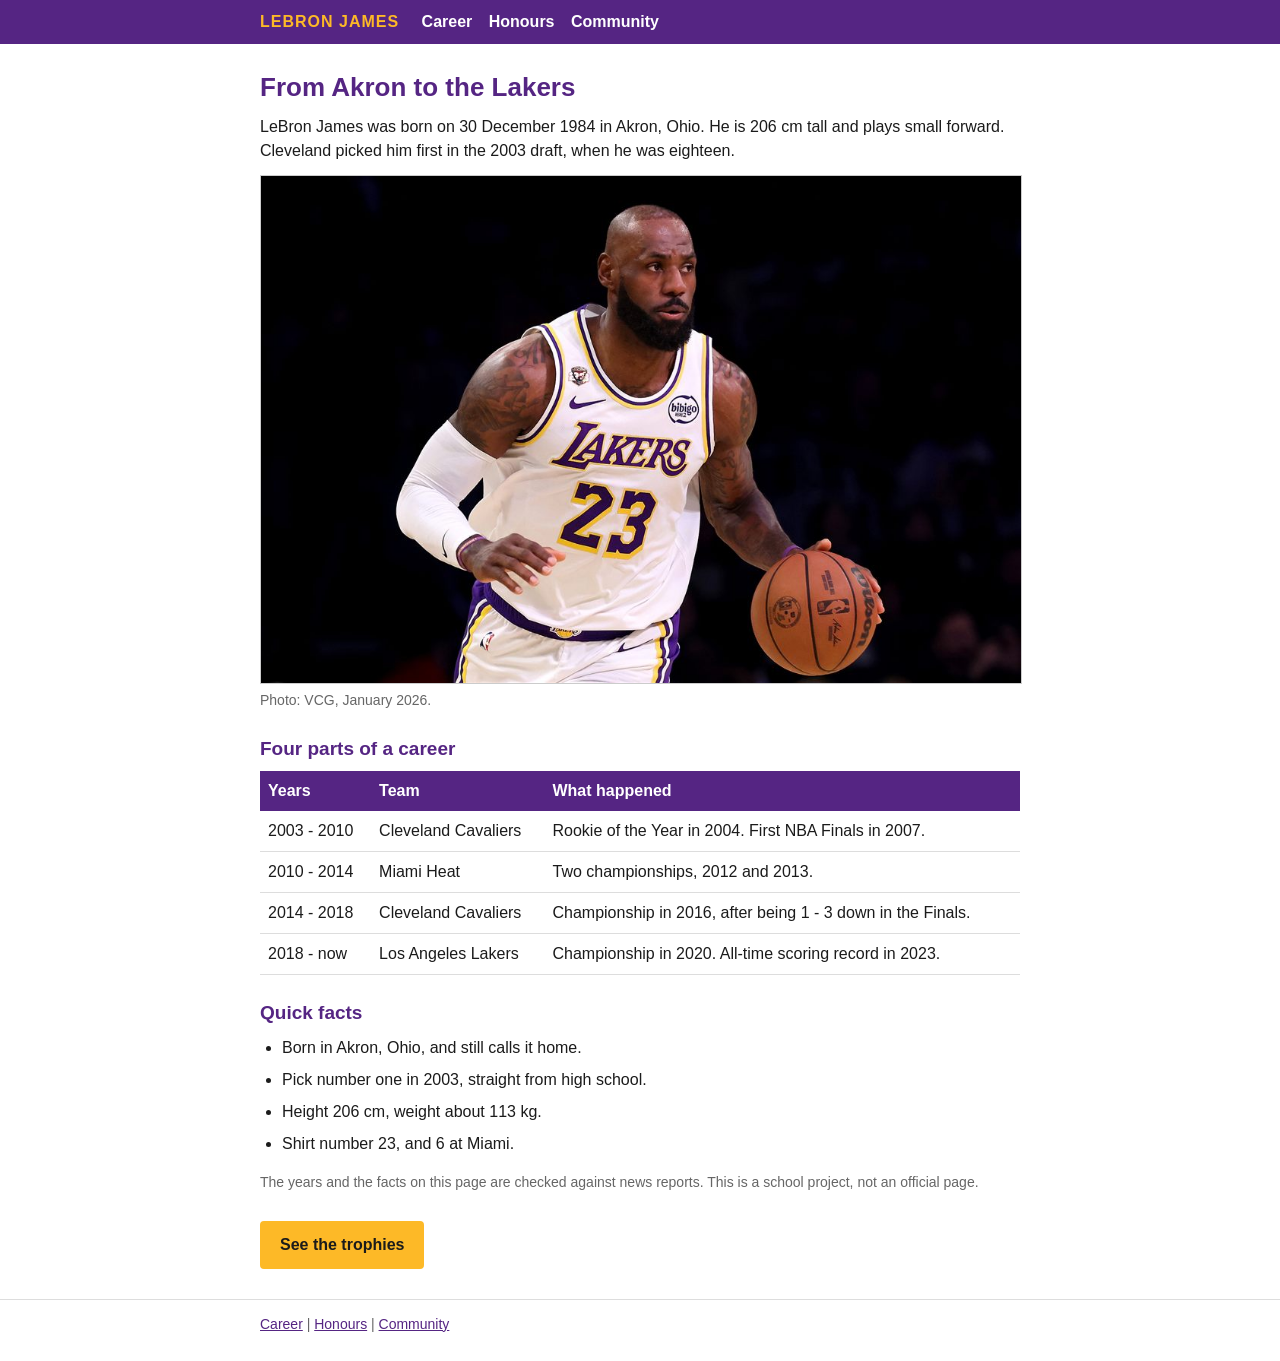
<file: index.html>
<!DOCTYPE html>
<html lang="en">
<head>
  <meta charset="utf-8">
  <meta name="viewport" content="width=device-width, initial-scale=1">

  <title>LeBron James - Career | From Akron to the Lakers</title>
  <meta name="description" content="LeBron James was born in Akron, Ohio in 1984 and was picked first in the 2003 draft. This page gives the four parts of his career and a table of his teams.">

  <link rel="stylesheet" href="style.css">
</head>

<body>

  <div class="top">
    <div class="page">
      <span class="logo">LEBRON JAMES</span>
      <a href="index.html">Career</a>
      <a href="honours.html">Honours</a>
      <a href="community.html">Community</a>
    </div>
  </div>

  <div class="page">

    <h1>From Akron to the Lakers</h1>
    <p>LeBron James was born on 30 December 1984 in Akron, Ohio. He is 206 cm tall and plays small forward. Cleveland picked him first in the 2003 draft, when he was eighteen.</p>

    <img src="images/career.jpg" alt="LeBron James dribbling the ball in a Lakers white shirt, number 23">
    <p class="note">Photo: VCG, January 2026.</p>

    <h2>Four parts of a career</h2>
    <table>
      <tr>
        <th>Years</th>
        <th>Team</th>
        <th>What happened</th>
      </tr>
      <tr>
        <td>2003 - 2010</td>
        <td>Cleveland Cavaliers</td>
        <td>Rookie of the Year in 2004. First NBA Finals in 2007.</td>
      </tr>
      <tr>
        <td>2010 - 2014</td>
        <td>Miami Heat</td>
        <td>Two championships, 2012 and 2013.</td>
      </tr>
      <tr>
        <td>2014 - 2018</td>
        <td>Cleveland Cavaliers</td>
        <td>Championship in 2016, after being 1 - 3 down in the Finals.</td>
      </tr>
      <tr>
        <td>2018 - now</td>
        <td>Los Angeles Lakers</td>
        <td>Championship in 2020. All-time scoring record in 2023.</td>
      </tr>
    </table>

    <h2>Quick facts</h2>
    <ul>
      <li>Born in Akron, Ohio, and still calls it home.</li>
      <li>Pick number one in 2003, straight from high school.</li>
      <li>Height 206 cm, weight about 113 kg.</li>
      <li>Shirt number 23, and 6 at Miami.</li>
    </ul>

    <p class="note">The years and the facts on this page are checked against news reports. This is a school project, not an official page.</p>

    <a class="button" href="honours.html">See the trophies</a>

  </div>

  <div class="footer">
    <div class="page">
      <p>
        <a href="index.html">Career</a> |
        <a href="honours.html">Honours</a> |
        <a href="community.html">Community</a>
      </p>
      
  </div>

</body>
</html>
</file>
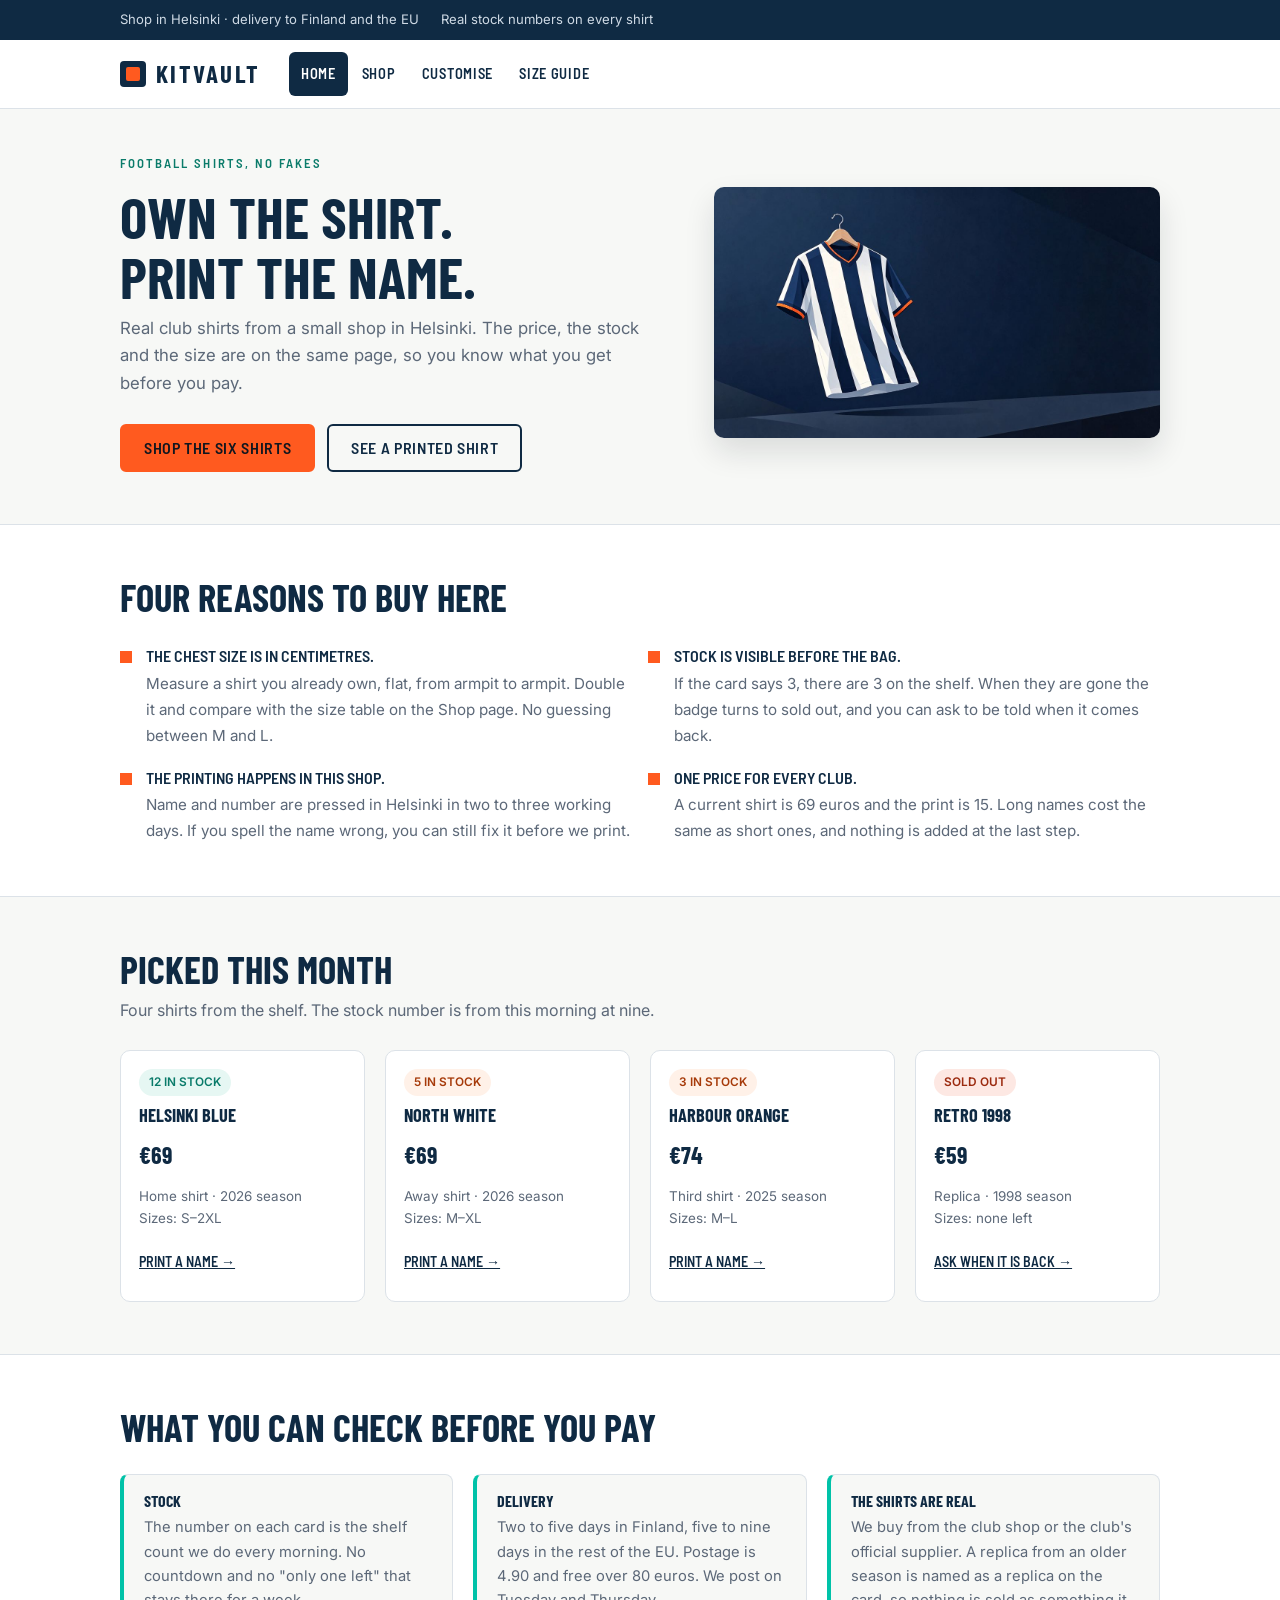
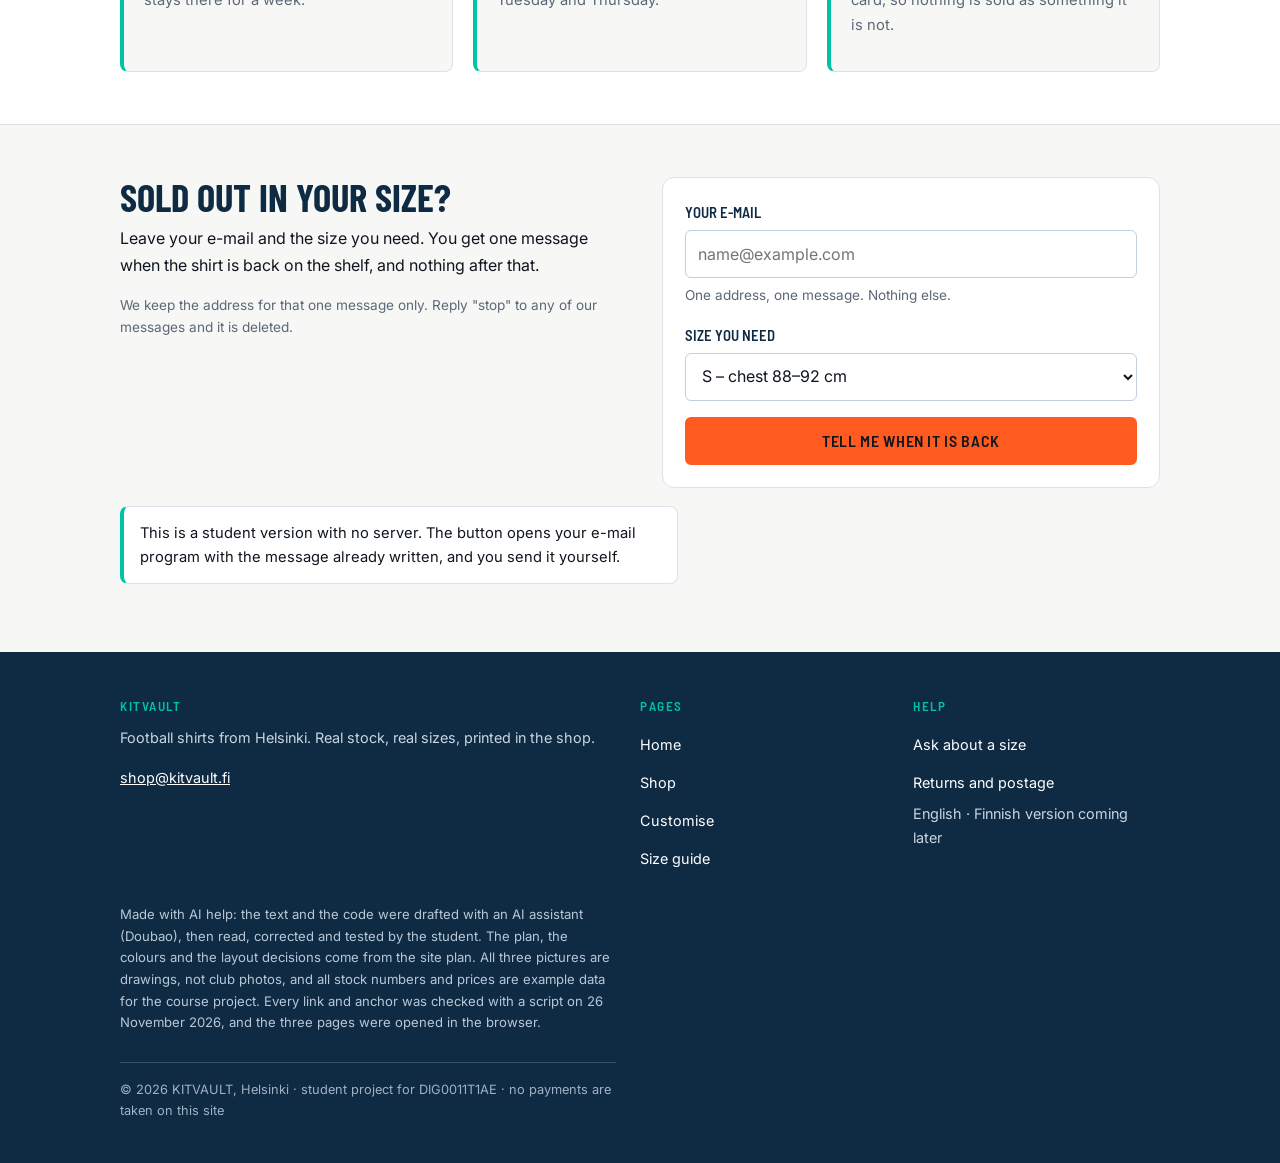
<file: 代码/index.html>
<!DOCTYPE html>
<html lang="en">
<head>
  <meta charset="utf-8">
  <meta name="viewport" content="width=device-width, initial-scale=1">

  <!-- The title is what shows in the browser tab and in search results. -->
  <title>KITVAULT | Real football shirts, printed in Helsinki</title>

  <!-- The description is the two lines under a search result. -->
  <meta name="description" content="KITVAULT sells real football shirts from Helsinki. Every card shows the price, the real stock number and the chest size in centimetres, and the name and number are printed on the back.">

  <!-- The fonts are imported at the top of style.css, so no font
       stylesheet here. These two lines only warm up the connection. -->
  <link rel="preconnect" href="https://fonts.googleapis.com">
  <link rel="preconnect" href="https://fonts.gstatic.com" crossorigin>

  <!-- All the styling lives in this one file. -->
  <link rel="stylesheet" href="style.css">
</head>

<body>
  <!-- Only seen when someone presses Tab instead of using a mouse. -->
  <a class="skip-link" href="#main">Skip to content</a>

  <div class="topbar">
    <div class="wrap">
      <span>Shop in Helsinki &#183; delivery to Finland and the EU</span>
      <span>Real stock numbers on every shirt</span>
    </div>
  </div>

  <!-- The header is the same on all three pages. Copy it, change
       only the aria-current part. -->
  <header class="site-header">
    <div class="wrap">
      <a class="brand" href="index.html">
        <span class="brand-mark" aria-hidden="true"></span>
        KITVAULT
      </a>

      <nav class="nav" aria-label="Main menu">
        <ul>
          <li><a href="index.html" aria-current="page">Home</a></li>
          <li><a href="shop.html">Shop</a></li>
          <li><a href="customise.html">Customise</a></li>
          <li><a href="shop.html#size-guide">Size guide</a></li>
        </ul>
      </nav>
    </div>
  </header>

  <main id="main">

    <!-- 1. The first screen: one headline, one sentence, two buttons. -->
    <section class="hero">
      <div class="wrap">
        <div class="hero-text">
          <p class="eyebrow">Football shirts, no fakes</p>
          <h1>Own the shirt.<br>Print the name.</h1>
          <p class="lede">Real club shirts from a small shop in Helsinki. The price, the stock and the size are on the same page, so you know what you get before you pay.</p>

          <div class="hero-actions">
            <a class="btn" href="shop.html">Shop the six shirts</a>
            <a class="btn btn--ghost" href="customise.html">See a printed shirt</a>
          </div>
        </div>

        <div class="hero-media">
          <img src="images/hero-shirt.jpg" width="1200" height="675"
               alt="A navy and white striped football shirt hanging on a wooden hanger">
        </div>
      </div>
    </section>

    <!-- 2. Four reasons to buy here, not a page of adjectives. -->
    <section class="section section--light">
      <div class="wrap">
        <div class="section-head">
          <h2>Four reasons to buy here</h2>
        </div>

        <ul class="reasons">
          <li>
            <strong>The chest size is in centimetres.</strong>
            <span>Measure a shirt you already own, flat, from armpit to armpit. Double it and compare with the size table on the Shop page. No guessing between M and L.</span>
          </li>
          <li>
            <strong>Stock is visible before the bag.</strong>
            <span>If the card says 3, there are 3 on the shelf. When they are gone the badge turns to sold out, and you can ask to be told when it comes back.</span>
          </li>
          <li>
            <strong>The printing happens in this shop.</strong>
            <span>Name and number are pressed in Helsinki in two to three working days. If you spell the name wrong, you can still fix it before we print.</span>
          </li>
          <li>
            <strong>One price for every club.</strong>
            <span>A current shirt is 69 euros and the print is 15. Long names cost the same as short ones, and nothing is added at the last step.</span>
          </li>
        </ul>
      </div>
    </section>

    <!-- 3. Four shirts. Each link goes to the same page, where the order starts. -->
    <section class="section">
      <div class="wrap">
        <div class="section-head">
          <h2>Picked this month</h2>
          <p>Four shirts from the shelf. The stock number is from this morning at nine.</p>
        </div>

        <ul class="cards">
          <li class="card">
            <span class="badge">12 in stock</span>
            <h3>Helsinki Blue</h3>
            <p class="price">&euro;69</p>
            <p class="meta">Home shirt &#183; 2026 season<br>Sizes: S&#8211;2XL</p>
            <a class="card-link" href="customise.html">Print a name &rarr;</a>
          </li>

          <li class="card">
            <span class="badge badge--low">5 in stock</span>
            <h3>North White</h3>
            <p class="price">&euro;69</p>
            <p class="meta">Away shirt &#183; 2026 season<br>Sizes: M&#8211;XL</p>
            <a class="card-link" href="customise.html">Print a name &rarr;</a>
          </li>

          <li class="card">
            <span class="badge badge--low">3 in stock</span>
            <h3>Harbour Orange</h3>
            <p class="price">&euro;74</p>
            <p class="meta">Third shirt &#183; 2025 season<br>Sizes: M&#8211;L</p>
            <a class="card-link" href="customise.html">Print a name &rarr;</a>
          </li>

          <li class="card">
            <span class="badge badge--out">Sold out</span>
            <h3>Retro 1998</h3>
            <p class="price">&euro;59</p>
            <p class="meta">Replica &#183; 1998 season<br>Sizes: none left</p>
            <a class="card-link" href="#back-in-stock">Ask when it is back &rarr;</a>
          </li>
        </ul>
      </div>
    </section>

    <!-- 4. The three questions people write e-mails about. -->
    <section class="section section--light">
      <div class="wrap">
        <div class="section-head">
          <h2>What you can check before you pay</h2>
        </div>

        <ul class="facts">
          <li>
            <h3>Stock</h3>
            <p>The number on each card is the shelf count we do every morning. No countdown and no "only one left" that stays there for a week.</p>
          </li>
          <li>
            <h3>Delivery</h3>
            <p>Two to five days in Finland, five to nine days in the rest of the EU. Postage is 4.90 and free over 80 euros. We post on Tuesday and Thursday.</p>
          </li>
          <li>
            <h3>The shirts are real</h3>
            <p>We buy from the club shop or the club's official supplier. A replica from an older season is named as a replica on the card, so nothing is sold as something it is not.</p>
          </li>
        </ul>
      </div>
    </section>

    <!-- 5. The form for a size that is gone. -->
    <section class="section" id="back-in-stock">
      <div class="wrap form-split">
        <div>
          <h2>Sold out in your size?</h2>
          <p>Leave your e-mail and the size you need. You get one message when the shirt is back on the shelf, and nothing after that.</p>
          <p class="hint">We keep the address for that one message only. Reply "stop" to any of our messages and it is deleted.</p>
        </div>

        <!-- action="mailto:" means the button opens the e-mail app with the
             message ready. There is no server behind this page yet. -->
        <form class="form" action="mailto:shop@kitvault.fi?subject=Tell%20me%20when%20it%20is%20back" method="post" enctype="text/plain">
          <div class="field field--full">
            <label for="email">Your e-mail</label>
            <input type="email" id="email" name="email" required placeholder="name@example.com">
            <p class="hint">One address, one message. Nothing else.</p>
          </div>

          <div class="field field--full">
            <label for="size">Size you need</label>
            <select id="size" name="size">
              <option>S &#8211; chest 88&#8211;92 cm</option>
              <option>M &#8211; chest 96&#8211;100 cm</option>
              <option>L &#8211; chest 104&#8211;108 cm</option>
              <option>XL &#8211; chest 112&#8211;116 cm</option>
              <option>2XL &#8211; chest 120&#8211;124 cm</option>
            </select>
          </div>

          <div class="field field--full">
            <button class="btn" type="submit">Tell me when it is back</button>
          </div>
        </form>
      </div>

      <div class="wrap">
        <p class="notice">This is a student version with no server. The button opens your e-mail program with the message already written, and you send it yourself.</p>
      </div>
    </section>

  </main>

  <footer class="site-footer">
    <div class="wrap">
      <div class="footer-grid">
        <div>
          <p class="footer-title">KITVAULT</p>
          <p>Football shirts from Helsinki. Real stock, real sizes, printed in the shop.</p>
          <p><a href="mailto:shop@kitvault.fi">shop@kitvault.fi</a></p>
        </div>

        <div>
          <p class="footer-title">Pages</p>
          <ul class="footer-links">
            <li><a href="index.html">Home</a></li>
            <li><a href="shop.html">Shop</a></li>
            <li><a href="customise.html">Customise</a></li>
            <li><a href="shop.html#size-guide">Size guide</a></li>
          </ul>
        </div>

        <div>
          <p class="footer-title">Help</p>
          <ul class="footer-links">
            <li><a href="mailto:shop@kitvault.fi?subject=Size%20question">Ask about a size</a></li>
            <li><a href="mailto:shop@kitvault.fi?subject=Return%20or%20postage">Returns and postage</a></li>
            <li>English &#183; Finnish version coming later</li>
          </ul>
        </div>
      </div>

      <p class="made">Made with AI help: the text and the code were drafted with an AI assistant (Doubao), then read, corrected and tested by the student. The plan, the colours and the layout decisions come from the site plan. All three pictures are drawings, not club photos, and all stock numbers and prices are example data for the course project. Every link and anchor was checked with a script on 26 November 2026, and the three pages were opened in the browser.</p>

      <p class="copyright">&copy; 2026 KITVAULT, Helsinki &#183; student project for DIG0011T1AE &#183; no payments are taken on this site</p>
    </div>
  </footer>
</body>
</html>
</content>
</file>
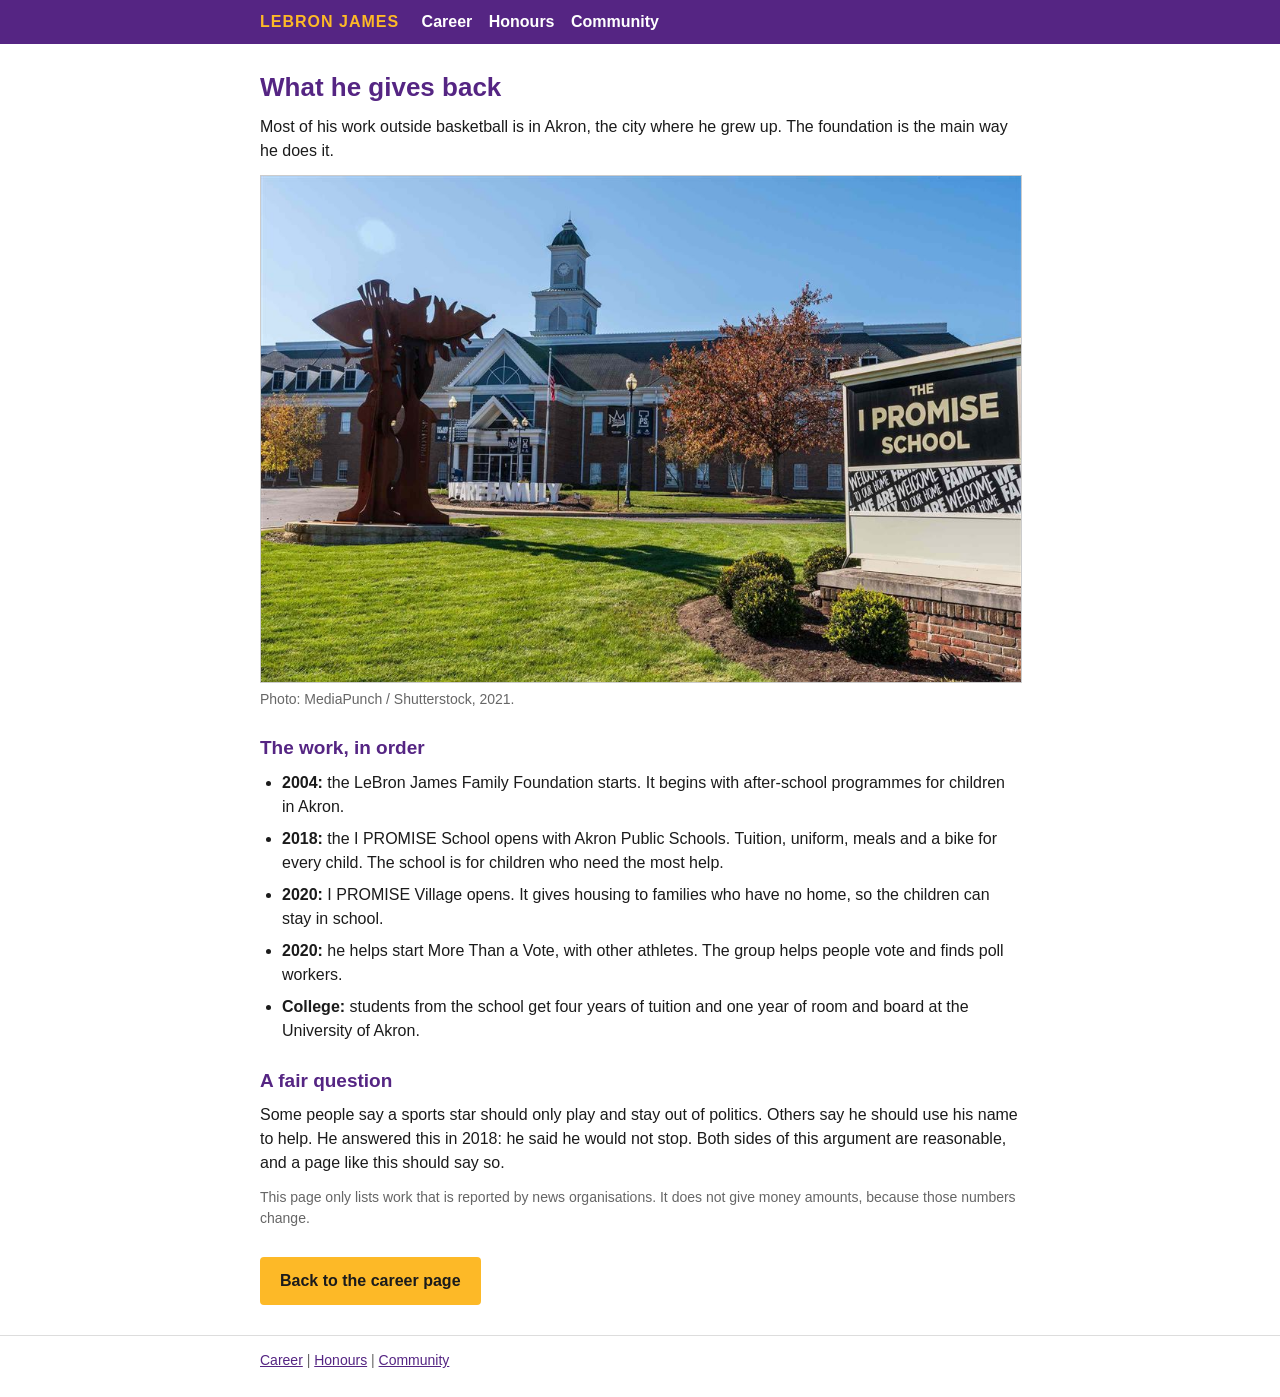
<file: community.html>
<!DOCTYPE html>
<html lang="en">
<head>
  <meta charset="utf-8">
  <meta name="viewport" content="width=device-width, initial-scale=1">

  <title>LeBron James - Community | School, Housing and Votes</title>
  <meta name="description" content="The LeBron James Family Foundation opened the I PROMISE School in Akron in 2018. This page lists the school, the housing and the vote work, with the years.">

  <link rel="stylesheet" href="style.css">
</head>

<body>

  <div class="top">
    <div class="page">
      <span class="logo">LEBRON JAMES</span>
      <a href="index.html">Career</a>
      <a href="honours.html">Honours</a>
      <a href="community.html">Community</a>
    </div>
  </div>

  <div class="page">

    <h1>What he gives back</h1>
    <p>Most of his work outside basketball is in Akron, the city where he grew up. The foundation is the main way he does it.</p>

    <img src="images/school.jpg" alt="The I PROMISE School building in Akron, Ohio, with its sign in front">
    <p class="note">Photo: MediaPunch / Shutterstock, 2021.</p>

    <h2>The work, in order</h2>
    <ul>
      <li><strong>2004:</strong> the LeBron James Family Foundation starts. It begins with after-school programmes for children in Akron.</li>
      <li><strong>2018:</strong> the I PROMISE School opens with Akron Public Schools. Tuition, uniform, meals and a bike for every child. The school is for children who need the most help.</li>
      <li><strong>2020:</strong> I PROMISE Village opens. It gives housing to families who have no home, so the children can stay in school.</li>
      <li><strong>2020:</strong> he helps start More Than a Vote, with other athletes. The group helps people vote and finds poll workers.</li>
      <li><strong>College:</strong> students from the school get four years of tuition and one year of room and board at the University of Akron.</li>
    </ul>

    <h2>A fair question</h2>
    <p>Some people say a sports star should only play and stay out of politics. Others say he should use his name to help. He answered this in 2018: he said he would not stop. Both sides of this argument are reasonable, and a page like this should say so.</p>

    <p class="note">This page only lists work that is reported by news organisations. It does not give money amounts, because those numbers change.</p>

    <a class="button" href="index.html">Back to the career page</a>

  </div>

  <div class="footer">
    <div class="page">
      <p>
        <a href="index.html">Career</a> |
        <a href="honours.html">Honours</a> |
        <a href="community.html">Community</a>
      </p>
     
  </div>

</body>
</html>
</file>
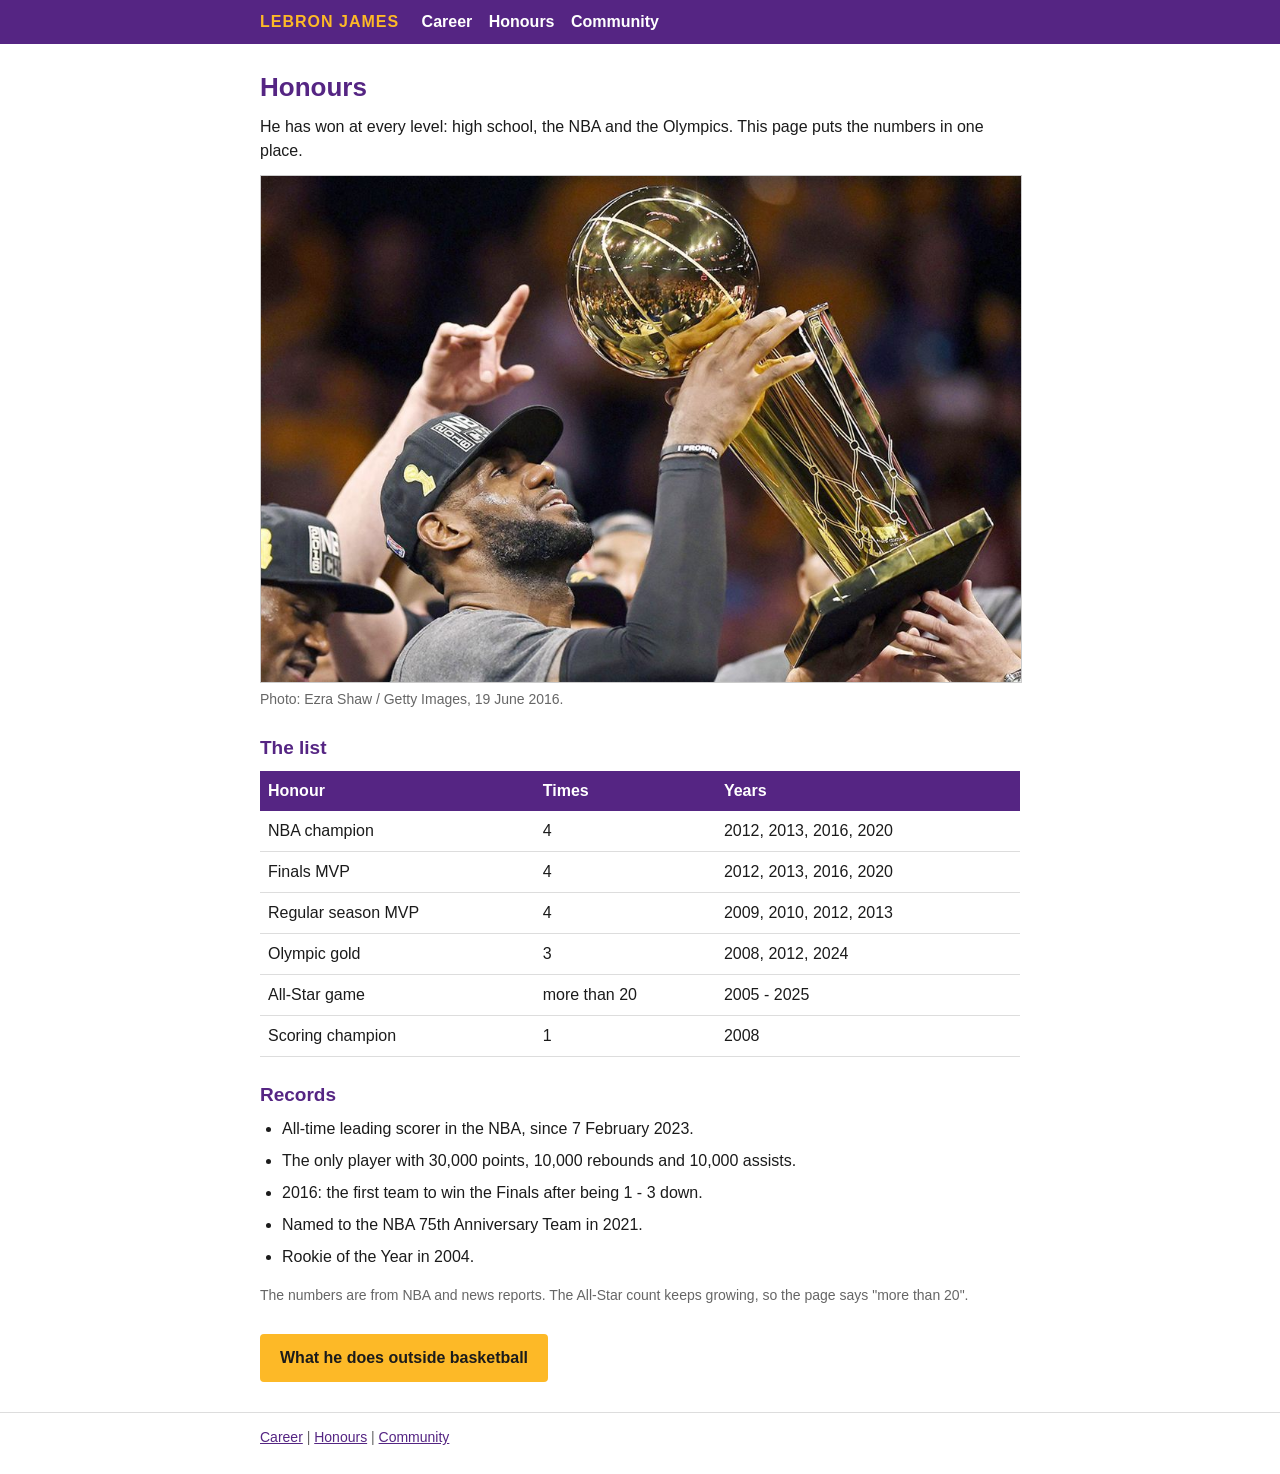
<file: honours.html>
<!DOCTYPE html>
<html lang="en">
<head>
  <meta charset="utf-8">
  <meta name="viewport" content="width=device-width, initial-scale=1">

  <title>LeBron James - Honours | Four Titles and Four MVPs</title>
  <meta name="description" content="Four NBA championships, four Finals MVPs, four regular season MVPs and three Olympic gold medals. The table lists every honour and every year.">

  <link rel="stylesheet" href="style.css">
</head>

<body>

  <div class="top">
    <div class="page">
      <span class="logo">LEBRON JAMES</span>
      <a href="index.html">Career</a>
      <a href="honours.html">Honours</a>
      <a href="community.html">Community</a>
    </div>
  </div>

  <div class="page">

    <h1>Honours</h1>
    <p>He has won at every level: high school, the NBA and the Olympics. This page puts the numbers in one place.</p>

    <img src="images/trophy.jpg" alt="LeBron James holding the Larry O'Brien trophy after the 2016 Finals">
    <p class="note">Photo: Ezra Shaw / Getty Images, 19 June 2016.</p>

    <h2>The list</h2>
    <table>
      <tr>
        <th>Honour</th>
        <th>Times</th>
        <th>Years</th>
      </tr>
      <tr>
        <td>NBA champion</td>
        <td>4</td>
        <td>2012, 2013, 2016, 2020</td>
      </tr>
      <tr>
        <td>Finals MVP</td>
        <td>4</td>
        <td>2012, 2013, 2016, 2020</td>
      </tr>
      <tr>
        <td>Regular season MVP</td>
        <td>4</td>
        <td>2009, 2010, 2012, 2013</td>
      </tr>
      <tr>
        <td>Olympic gold</td>
        <td>3</td>
        <td>2008, 2012, 2024</td>
      </tr>
      <tr>
        <td>All-Star game</td>
        <td>more than 20</td>
        <td>2005 - 2025</td>
      </tr>
      <tr>
        <td>Scoring champion</td>
        <td>1</td>
        <td>2008</td>
      </tr>
    </table>

    <h2>Records</h2>
    <ul>
      <li>All-time leading scorer in the NBA, since 7 February 2023.</li>
      <li>The only player with 30,000 points, 10,000 rebounds and 10,000 assists.</li>
      <li>2016: the first team to win the Finals after being 1 - 3 down.</li>
      <li>Named to the NBA 75th Anniversary Team in 2021.</li>
      <li>Rookie of the Year in 2004.</li>
    </ul>

    <p class="note">The numbers are from NBA and news reports. The All-Star count keeps growing, so the page says "more than 20".</p>

    <a class="button" href="community.html">What he does outside basketball</a>

  </div>

  <div class="footer">
    <div class="page">
      <p>
        <a href="index.html">Career</a> |
        <a href="honours.html">Honours</a> |
        <a href="community.html">Community</a>
      </p>
      
    </div>
  </div>

</body>
</html>
</file>
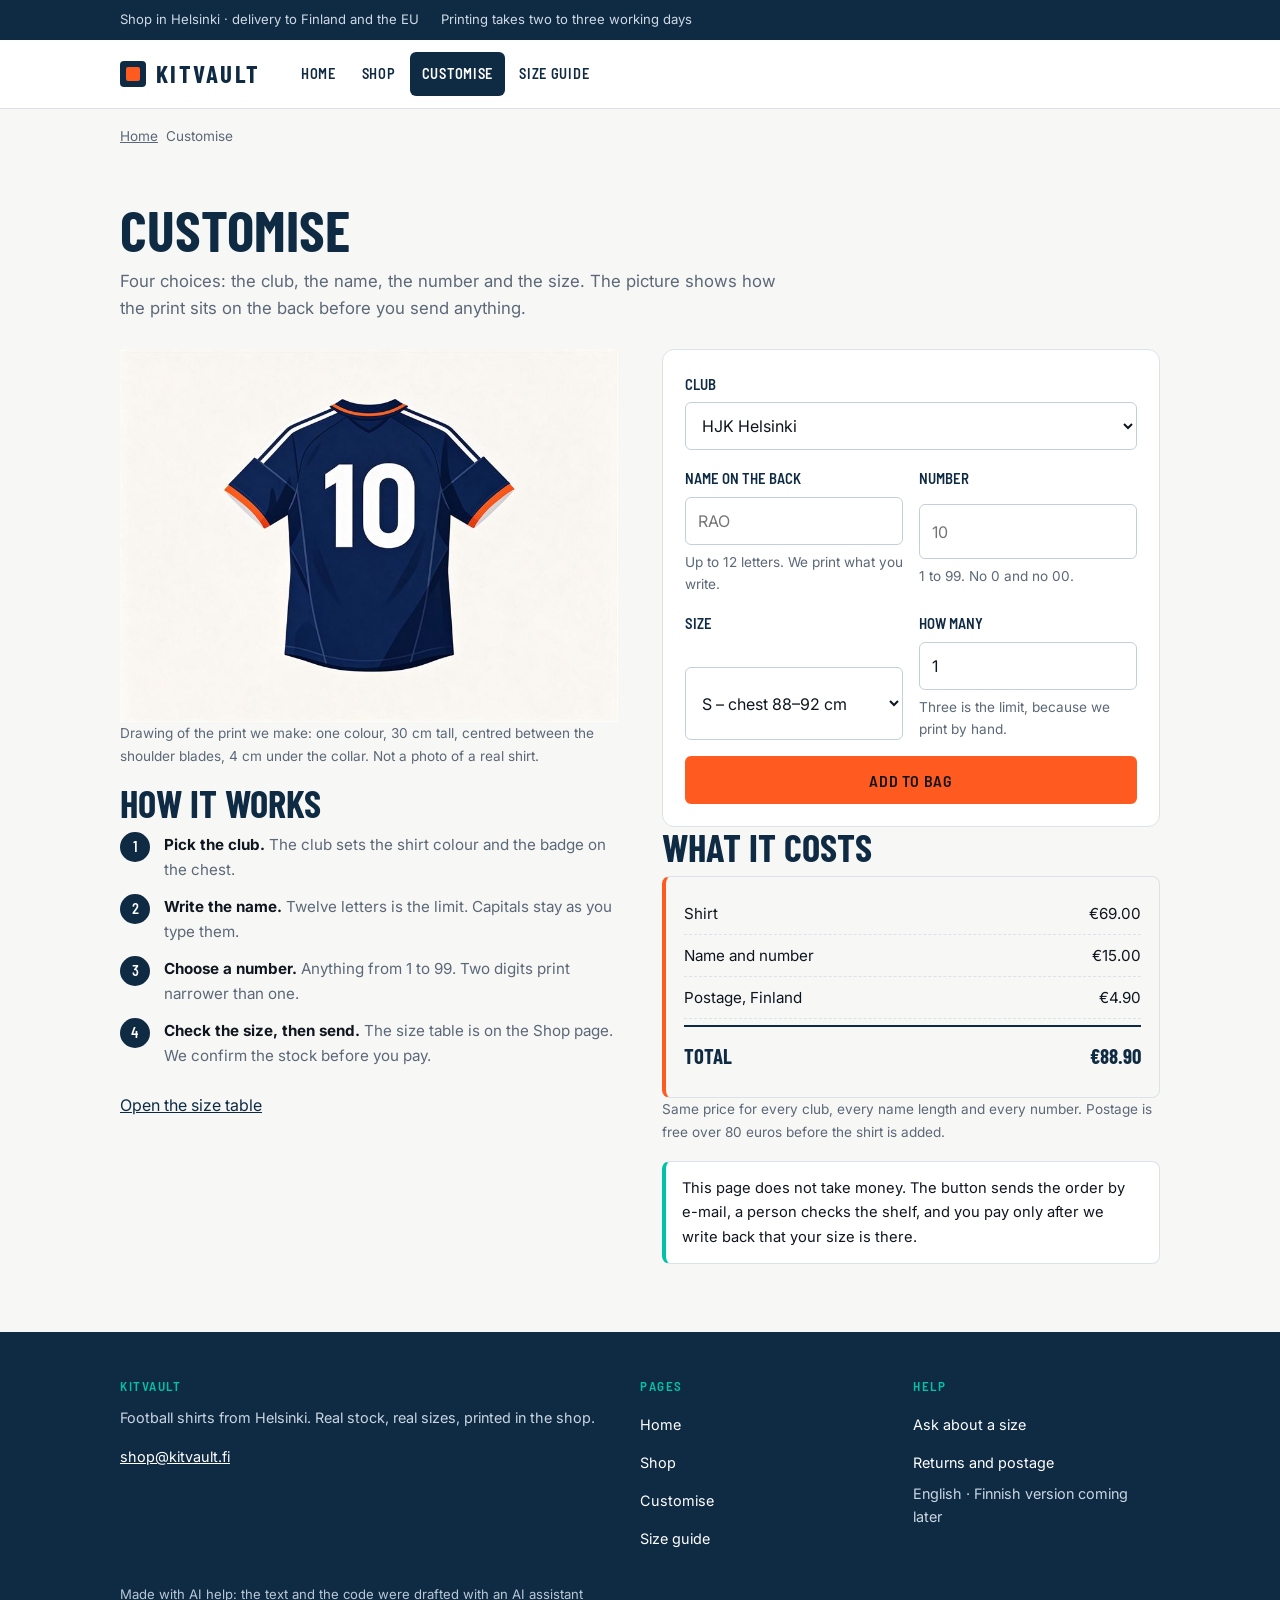
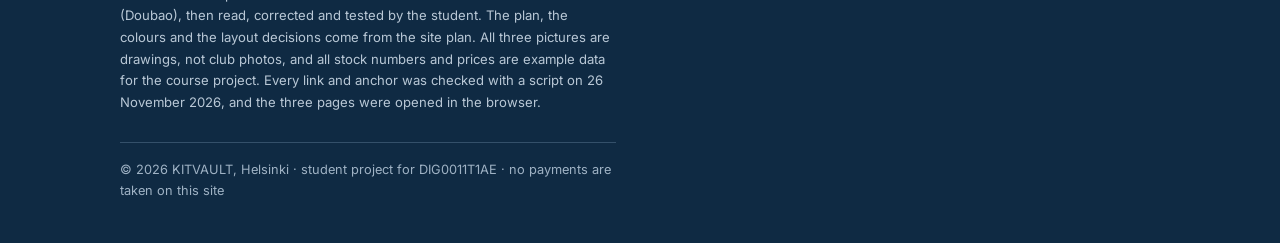
<file: 代码/customise.html>
<!DOCTYPE html>
<html lang="en">
<head>
  <meta charset="utf-8">
  <meta name="viewport" content="width=device-width, initial-scale=1">

  <title>Customise a shirt: name and number | KITVAULT</title>

  <meta name="description" content="Choose a club, write a name of up to twelve letters, pick a number from 1 to 99 and a size from S to 2XL. See how the print looks on the back before you order.">

  <!-- The fonts live in style.css. These two lines only save a round trip. -->
  <link rel="preconnect" href="https://fonts.googleapis.com">
  <link rel="preconnect" href="https://fonts.gstatic.com" crossorigin>

  <link rel="stylesheet" href="style.css">
</head>

<body>
  <a class="skip-link" href="#main">Skip to content</a>

  <div class="topbar">
    <div class="wrap">
      <span>Shop in Helsinki &#183; delivery to Finland and the EU</span>
      <span>Printing takes two to three working days</span>
    </div>
  </div>

  <header class="site-header">
    <div class="wrap">
      <a class="brand" href="index.html">
        <span class="brand-mark" aria-hidden="true"></span>
        KITVAULT
      </a>

      <nav class="nav" aria-label="Main menu">
        <ul>
          <li><a href="index.html">Home</a></li>
          <li><a href="shop.html">Shop</a></li>
          <li><a href="customise.html" aria-current="page">Customise</a></li>
          <li><a href="shop.html#size-guide">Size guide</a></li>
        </ul>
      </nav>
    </div>
  </header>

  <main id="main">
    <div class="wrap">
      <nav class="breadcrumb" aria-label="You are here">
        <ul>
          <li><a href="index.html">Home</a></li>
          <li aria-current="page">Customise</li>
        </ul>
      </nav>
    </div>

    <section class="section">
      <div class="wrap">
        <div class="section-head">
          <h1>Customise</h1>
          <p class="lede">Four choices: the club, the name, the number and the size. The picture shows how the print sits on the back before you send anything.</p>
        </div>
      </div>

      <div class="wrap split">

        <!-- Left: the picture and the steps. -->
        <div>
          <img src="images/back-number.jpg" width="800" height="600"
               alt="Back of a navy football shirt with a large white number 10 printed in the middle">

          <p class="hint">Drawing of the print we make: one colour, 30 cm tall, centred between the shoulder blades, 4 cm under the collar. Not a photo of a real shirt.</p>

          <h2>How it works</h2>

          <ol class="steps">
            <li><span class="num">1</span><strong>Pick the club.</strong> The club sets the shirt colour and the badge on the chest.</li>
            <li><span class="num">2</span><strong>Write the name.</strong> Twelve letters is the limit. Capitals stay as you type them.</li>
            <li><span class="num">3</span><strong>Choose a number.</strong> Anything from 1 to 99. Two digits print narrower than one.</li>
            <li><span class="num">4</span><strong>Check the size, then send.</strong> The size table is on the Shop page. We confirm the stock before you pay.</li>
          </ol>

          <p><a href="shop.html#size-guide">Open the size table</a></p>
        </div>

        <!-- Right: the order form. -->
        <div>
          <!-- action="mailto:" again: no server, the button opens the
               e-mail app with the order ready to send. -->
          <form class="form" action="mailto:shop@kitvault.fi?subject=New%20shirt%20order" method="post" enctype="text/plain">
            <div class="field field--full">
              <label for="club">Club</label>
              <select id="club" name="club">
                <option>HJK Helsinki</option>
                <option>FC Inter Turku</option>
                <option>KuPS</option>
                <option>Haka</option>
                <option>Honka</option>
                <option>No club, plain shirt</option>
              </select>
            </div>

            <div class="field">
              <label for="name">Name on the back</label>
              <input type="text" id="name" name="name" maxlength="12" required placeholder="RAO">
              <p class="hint">Up to 12 letters. We print what you write.</p>
            </div>

            <div class="field">
              <label for="number">Number</label>
              <input type="number" id="number" name="number" min="1" max="99" required placeholder="10">
              <p class="hint">1 to 99. No 0 and no 00.</p>
            </div>

            <div class="field">
              <label for="shirt-size">Size</label>
              <select id="shirt-size" name="size">
                <option>S &#8211; chest 88&#8211;92 cm</option>
                <option>M &#8211; chest 96&#8211;100 cm</option>
                <option>L &#8211; chest 104&#8211;108 cm</option>
                <option>XL &#8211; chest 112&#8211;116 cm</option>
                <option>2XL &#8211; chest 120&#8211;124 cm</option>
              </select>
            </div>

            <div class="field">
              <label for="quantity">How many</label>
              <input type="number" id="quantity" name="quantity" min="1" max="3" value="1">
              <p class="hint">Three is the limit, because we print by hand.</p>
            </div>

            <div class="field field--full">
              <button class="btn" type="submit">Add to bag</button>
            </div>
          </form>

          <h2>What it costs</h2>

          <div class="price-box">
            <p class="price-row"><span>Shirt</span><span>&euro;69.00</span></p>
            <p class="price-row"><span>Name and number</span><span>&euro;15.00</span></p>
            <p class="price-row"><span>Postage, Finland</span><span>&euro;4.90</span></p>
            <p class="price-row price-row--total"><span>Total</span><span>&euro;88.90</span></p>
          </div>

          <p class="hint">Same price for every club, every name length and every number. Postage is free over 80 euros before the shirt is added.</p>

          <p class="notice">This page does not take money. The button sends the order by e-mail, a person checks the shelf, and you pay only after we write back that your size is there.</p>
        </div>
      </div>
    </section>
  </main>

  <footer class="site-footer">
    <div class="wrap">
      <div class="footer-grid">
        <div>
          <p class="footer-title">KITVAULT</p>
          <p>Football shirts from Helsinki. Real stock, real sizes, printed in the shop.</p>
          <p><a href="mailto:shop@kitvault.fi">shop@kitvault.fi</a></p>
        </div>

        <div>
          <p class="footer-title">Pages</p>
          <ul class="footer-links">
            <li><a href="index.html">Home</a></li>
            <li><a href="shop.html">Shop</a></li>
            <li><a href="customise.html">Customise</a></li>
            <li><a href="shop.html#size-guide">Size guide</a></li>
          </ul>
        </div>

        <div>
          <p class="footer-title">Help</p>
          <ul class="footer-links">
            <li><a href="mailto:shop@kitvault.fi?subject=Size%20question">Ask about a size</a></li>
            <li><a href="mailto:shop@kitvault.fi?subject=Return%20or%20postage">Returns and postage</a></li>
            <li>English &#183; Finnish version coming later</li>
          </ul>
        </div>
      </div>

      <p class="made">Made with AI help: the text and the code were drafted with an AI assistant (Doubao), then read, corrected and tested by the student. The plan, the colours and the layout decisions come from the site plan. All three pictures are drawings, not club photos, and all stock numbers and prices are example data for the course project. Every link and anchor was checked with a script on 26 November 2026, and the three pages were opened in the browser.</p>

      <p class="copyright">&copy; 2026 KITVAULT, Helsinki &#183; student project for DIG0011T1AE &#183; no payments are taken on this site</p>
    </div>
  </footer>
</body>
</html>
</content>
</file>
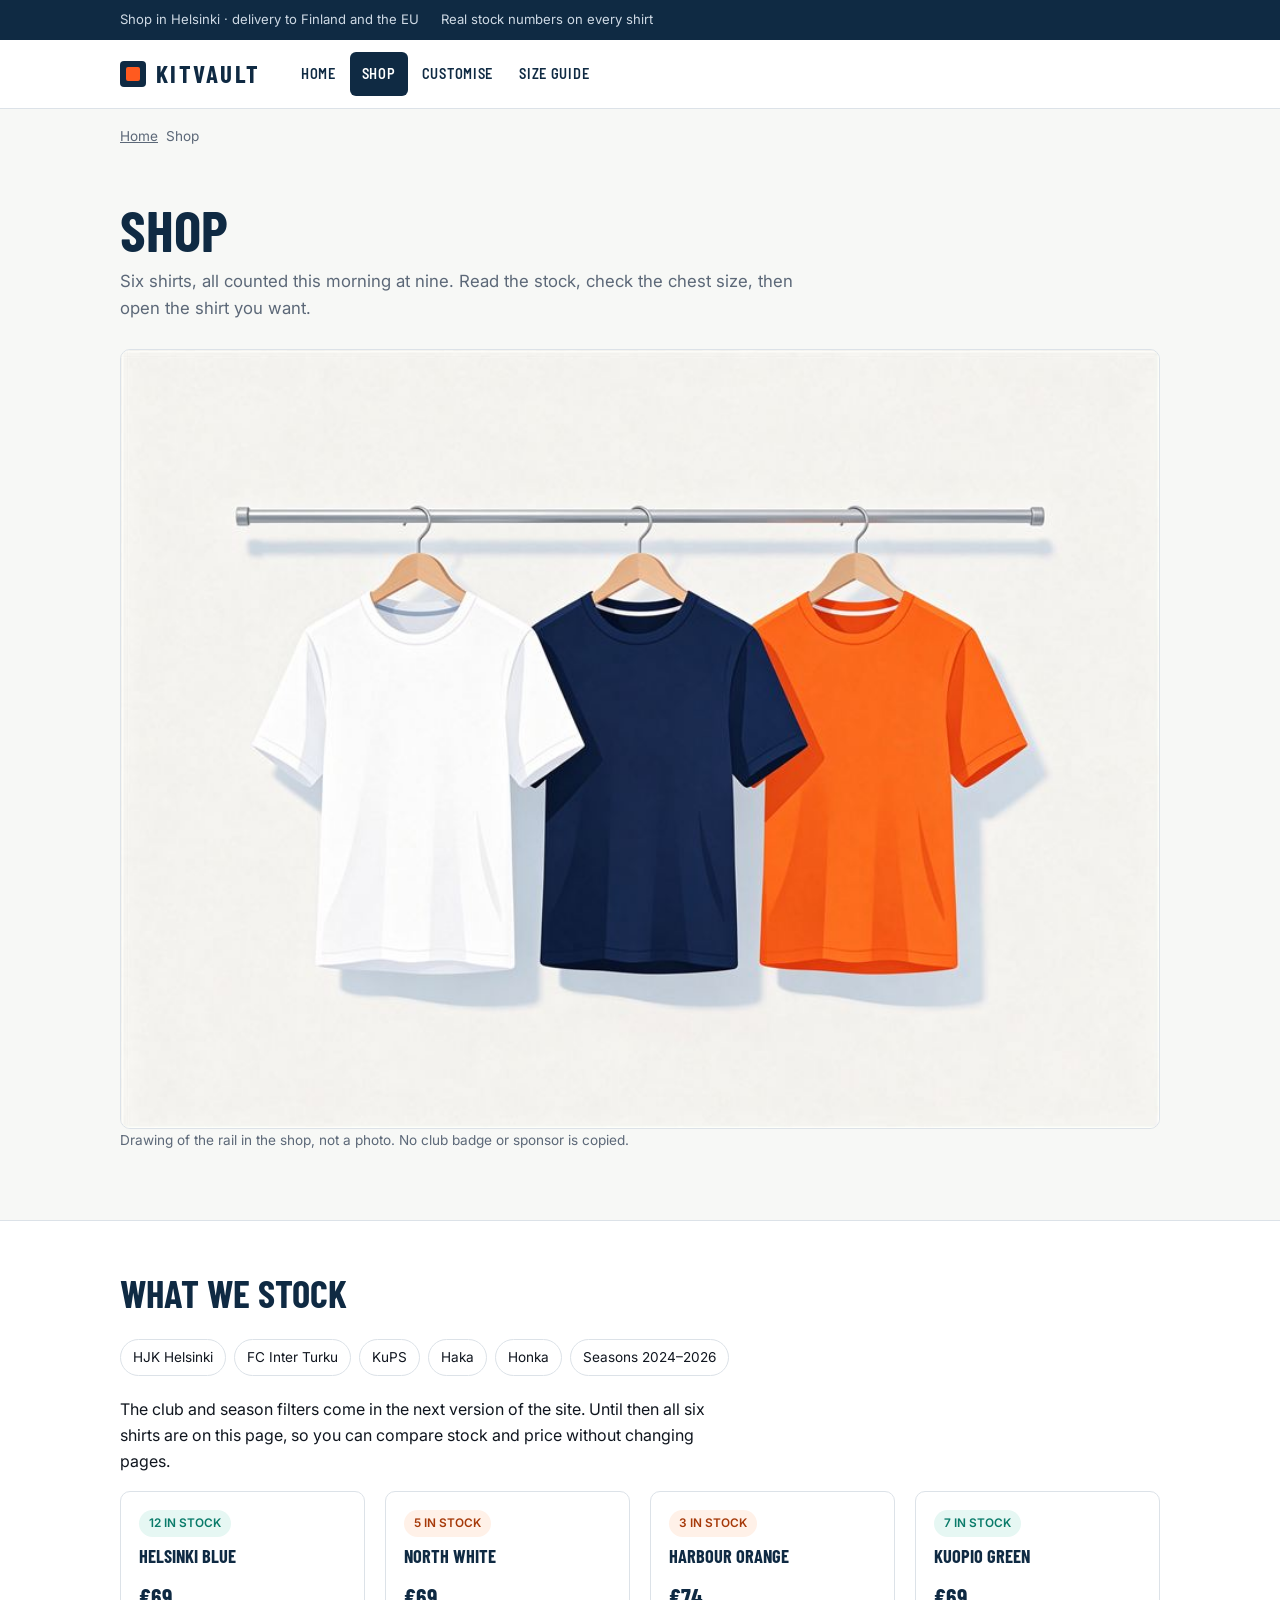
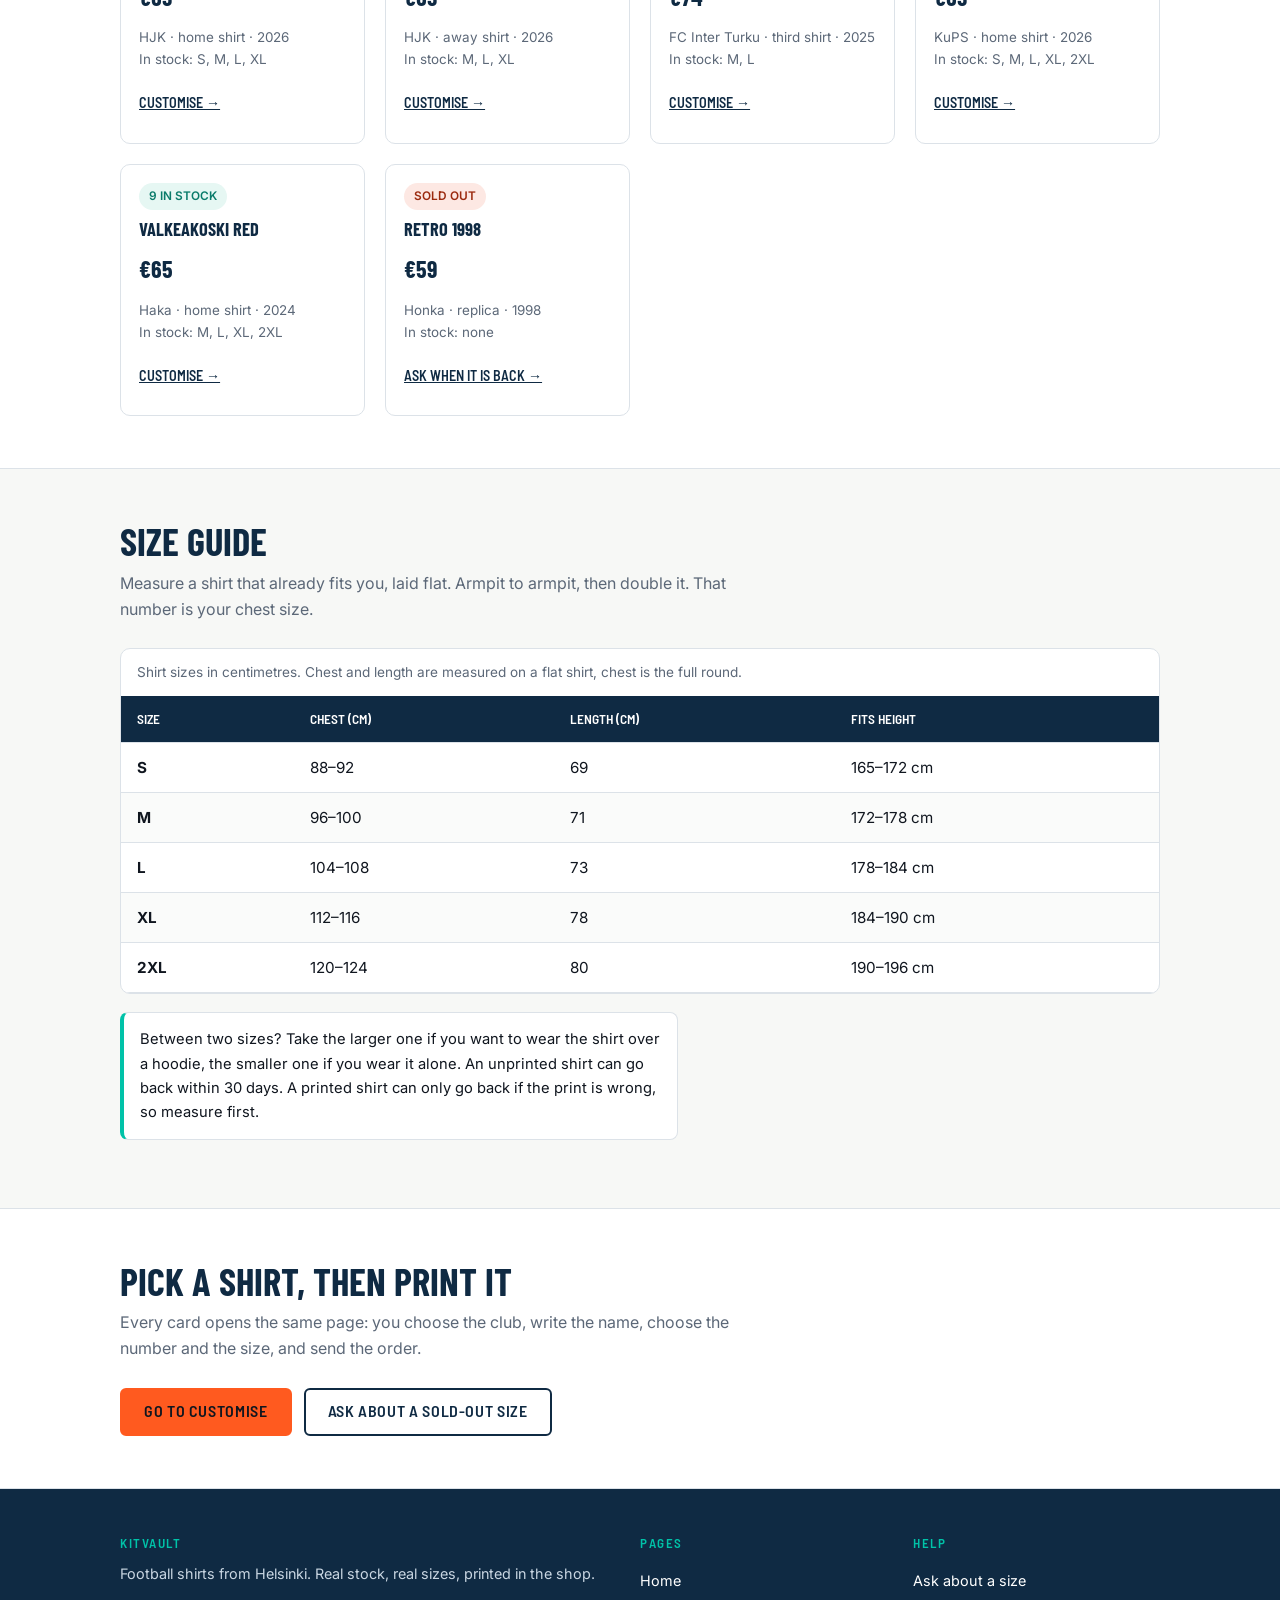
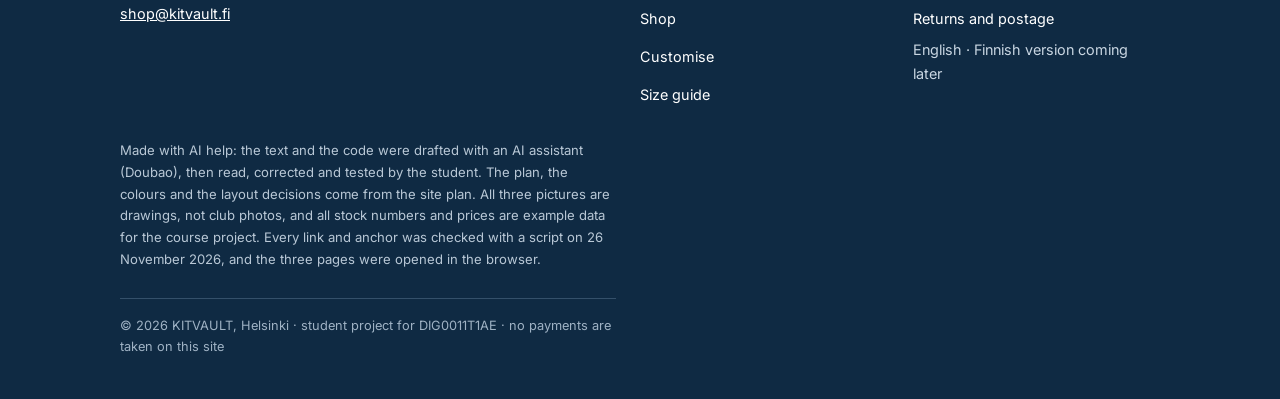
<file: 代码/shop.html>
<!DOCTYPE html>
<html lang="en">
<head>
  <meta charset="utf-8">
  <meta name="viewport" content="width=device-width, initial-scale=1">

  <title>Shop football shirts | KITVAULT Helsinki</title>

  <meta name="description" content="Six real football shirts with the stock number, the sizes and the price on every card, plus a chest size table in centimetres. Pick a shirt, then print a name on the back.">

  <!-- The fonts live in style.css. These two lines only save a round trip. -->
  <link rel="preconnect" href="https://fonts.googleapis.com">
  <link rel="preconnect" href="https://fonts.gstatic.com" crossorigin>

  <link rel="stylesheet" href="style.css">
</head>

<body>
  <a class="skip-link" href="#main">Skip to content</a>

  <div class="topbar">
    <div class="wrap">
      <span>Shop in Helsinki &#183; delivery to Finland and the EU</span>
      <span>Real stock numbers on every shirt</span>
    </div>
  </div>

  <header class="site-header">
    <div class="wrap">
      <a class="brand" href="index.html">
        <span class="brand-mark" aria-hidden="true"></span>
        KITVAULT
      </a>

      <nav class="nav" aria-label="Main menu">
        <ul>
          <li><a href="index.html">Home</a></li>
          <li><a href="shop.html" aria-current="page">Shop</a></li>
          <li><a href="customise.html">Customise</a></li>
          <li><a href="shop.html#size-guide">Size guide</a></li>
        </ul>
      </nav>
    </div>
  </header>

  <main id="main">
    <div class="wrap">
      <nav class="breadcrumb" aria-label="You are here">
        <ul>
          <li><a href="index.html">Home</a></li>
          <li aria-current="page">Shop</li>
        </ul>
      </nav>
    </div>

    <section class="section">
      <div class="wrap">
        <div class="section-head">
          <h1>Shop</h1>
          <p class="lede">Six shirts, all counted this morning at nine. Read the stock, check the chest size, then open the shirt you want.</p>
        </div>

        <img class="banner-img" src="images/shop-rail.jpg" width="900" height="675"
             alt="Three football shirts on a rail in the shop: white, navy and orange">

        <p class="hint">Drawing of the rail in the shop, not a photo. No club badge or sponsor is copied.</p>
      </div>
    </section>

    <section class="section section--light">
      <div class="wrap">
        <div class="section-head">
          <h2>What we stock</h2>
        </div>

        <ul class="chips">
          <li>HJK Helsinki</li>
          <li>FC Inter Turku</li>
          <li>KuPS</li>
          <li>Haka</li>
          <li>Honka</li>
          <li>Seasons 2024&#8211;2026</li>
        </ul>

        <p>The club and season filters come in the next version of the site. Until then all six shirts are on this page, so you can compare stock and price without changing pages.</p>

        <ul class="cards">
          <li class="card">
            <span class="badge">12 in stock</span>
            <h3>Helsinki Blue</h3>
            <p class="price">&euro;69</p>
            <p class="meta">HJK &#183; home shirt &#183; 2026<br>In stock: S, M, L, XL</p>
            <a class="card-link" href="customise.html">Customise &rarr;</a>
          </li>

          <li class="card">
            <span class="badge badge--low">5 in stock</span>
            <h3>North White</h3>
            <p class="price">&euro;69</p>
            <p class="meta">HJK &#183; away shirt &#183; 2026<br>In stock: M, L, XL</p>
            <a class="card-link" href="customise.html">Customise &rarr;</a>
          </li>

          <li class="card">
            <span class="badge badge--low">3 in stock</span>
            <h3>Harbour Orange</h3>
            <p class="price">&euro;74</p>
            <p class="meta">FC Inter Turku &#183; third shirt &#183; 2025<br>In stock: M, L</p>
            <a class="card-link" href="customise.html">Customise &rarr;</a>
          </li>

          <li class="card">
            <span class="badge">7 in stock</span>
            <h3>Kuopio Green</h3>
            <p class="price">&euro;69</p>
            <p class="meta">KuPS &#183; home shirt &#183; 2026<br>In stock: S, M, L, XL, 2XL</p>
            <a class="card-link" href="customise.html">Customise &rarr;</a>
          </li>

          <li class="card">
            <span class="badge">9 in stock</span>
            <h3>Valkeakoski Red</h3>
            <p class="price">&euro;65</p>
            <p class="meta">Haka &#183; home shirt &#183; 2024<br>In stock: M, L, XL, 2XL</p>
            <a class="card-link" href="customise.html">Customise &rarr;</a>
          </li>

          <li class="card">
            <span class="badge badge--out">Sold out</span>
            <h3>Retro 1998</h3>
            <p class="price">&euro;59</p>
            <p class="meta">Honka &#183; replica &#183; 1998<br>In stock: none</p>
            <a class="card-link" href="index.html#back-in-stock">Ask when it is back &rarr;</a>
          </li>
        </ul>
      </div>
    </section>

    <!-- The size table. #size-guide is the anchor the menu links to. -->
    <section class="section" id="size-guide">
      <div class="wrap">
        <div class="section-head">
          <h2>Size guide</h2>
          <p>Measure a shirt that already fits you, laid flat. Armpit to armpit, then double it. That number is your chest size.</p>
        </div>

        <div class="table-wrap">
          <table>
            <caption>Shirt sizes in centimetres. Chest and length are measured on a flat shirt, chest is the full round.</caption>
            <thead>
              <tr>
                <th scope="col">Size</th>
                <th scope="col">Chest (cm)</th>
                <th scope="col">Length (cm)</th>
                <th scope="col">Fits height</th>
              </tr>
            </thead>
            <tbody>
              <tr>
                <th scope="row">S</th>
                <td>88&#8211;92</td>
                <td>69</td>
                <td>165&#8211;172 cm</td>
              </tr>
              <tr>
                <th scope="row">M</th>
                <td>96&#8211;100</td>
                <td>71</td>
                <td>172&#8211;178 cm</td>
              </tr>
              <tr>
                <th scope="row">L</th>
                <td>104&#8211;108</td>
                <td>73</td>
                <td>178&#8211;184 cm</td>
              </tr>
              <tr>
                <th scope="row">XL</th>
                <td>112&#8211;116</td>
                <td>78</td>
                <td>184&#8211;190 cm</td>
              </tr>
              <tr>
                <th scope="row">2XL</th>
                <td>120&#8211;124</td>
                <td>80</td>
                <td>190&#8211;196 cm</td>
              </tr>
            </tbody>
          </table>
        </div>

        <p class="notice">Between two sizes? Take the larger one if you want to wear the shirt over a hoodie, the smaller one if you wear it alone. An unprinted shirt can go back within 30 days. A printed shirt can only go back if the print is wrong, so measure first.</p>
      </div>
    </section>

    <section class="section section--light">
      <div class="wrap">
        <div class="section-head">
          <h2>Pick a shirt, then print it</h2>
          <p>Every card opens the same page: you choose the club, write the name, choose the number and the size, and send the order.</p>
        </div>

        <div class="hero-actions">
          <a class="btn" href="customise.html">Go to Customise</a>
          <a class="btn btn--ghost" href="index.html#back-in-stock">Ask about a sold-out size</a>
        </div>
      </div>
    </section>
  </main>

  <footer class="site-footer">
    <div class="wrap">
      <div class="footer-grid">
        <div>
          <p class="footer-title">KITVAULT</p>
          <p>Football shirts from Helsinki. Real stock, real sizes, printed in the shop.</p>
          <p><a href="mailto:shop@kitvault.fi">shop@kitvault.fi</a></p>
        </div>

        <div>
          <p class="footer-title">Pages</p>
          <ul class="footer-links">
            <li><a href="index.html">Home</a></li>
            <li><a href="shop.html">Shop</a></li>
            <li><a href="customise.html">Customise</a></li>
            <li><a href="shop.html#size-guide">Size guide</a></li>
          </ul>
        </div>

        <div>
          <p class="footer-title">Help</p>
          <ul class="footer-links">
            <li><a href="mailto:shop@kitvault.fi?subject=Size%20question">Ask about a size</a></li>
            <li><a href="mailto:shop@kitvault.fi?subject=Return%20or%20postage">Returns and postage</a></li>
            <li>English &#183; Finnish version coming later</li>
          </ul>
        </div>
      </div>

      <p class="made">Made with AI help: the text and the code were drafted with an AI assistant (Doubao), then read, corrected and tested by the student. The plan, the colours and the layout decisions come from the site plan. All three pictures are drawings, not club photos, and all stock numbers and prices are example data for the course project. Every link and anchor was checked with a script on 26 November 2026, and the three pages were opened in the browser.</p>

      <p class="copyright">&copy; 2026 KITVAULT, Helsinki &#183; student project for DIG0011T1AE &#183; no payments are taken on this site</p>
    </div>
  </footer>
</body>
</html>
</content>
</file>
<file: style.css>
/* style.css - all the styling for the three pages is in this file.
   Colours: purple #552583, gold #fdb927, dark text #1b1b1b, grey #666666. */

body {
  margin: 0;
  background-color: #ffffff;
  color: #1b1b1b;
  font-family: Arial, Helvetica, sans-serif;
  font-size: 16px;
  line-height: 1.5;
}

/* The box that keeps the text in the middle. */
.page {
  width: 760px;
  max-width: 100%;
  margin-left: auto;
  margin-right: auto;
  padding-left: 16px;
  padding-right: 16px;
}

/* The purple bar at the top of every page. */
.top {
  background-color: #552583;
  padding-top: 10px;
  padding-bottom: 10px;
}

.logo {
  display: inline-block;
  margin-right: 18px;
  color: #fdb927;
  font-weight: bold;
  letter-spacing: 1px;
}

.top a {
  margin-right: 12px;
  color: #ffffff;
  text-decoration: none;
  font-weight: bold;
}

.top a:hover {
  color: #fdb927;
}

h1 {
  margin-top: 24px;
  margin-bottom: 8px;
  color: #552583;
  font-size: 26px;
}

h2 {
  margin-top: 24px;
  margin-bottom: 8px;
  color: #552583;
  font-size: 19px;
}

p {
  margin-top: 0;
  margin-bottom: 12px;
}

/* The picture on every page. */
img {
  display: block;
  max-width: 100%;
  margin-top: 12px;
  margin-bottom: 6px;
  border: 1px solid #cccccc;
}

/* The table. */
table {
  width: 100%;
  border-collapse: collapse;
  margin-top: 8px;
}

th {
  padding: 8px;
  background-color: #552583;
  color: #ffffff;
  text-align: left;
}

td {
  padding: 8px;
  border-bottom: 1px solid #dddddd;
}

/* The lists. */
ul, ol {
  margin-top: 8px;
  padding-left: 22px;
}

li {
  margin-bottom: 8px;
}

/* The button. */
.button {
  display: inline-block;
  margin-top: 16px;
  padding: 10px 18px;
  background-color: #fdb927;
  color: #1b1b1b;
  text-decoration: none;
  font-weight: bold;
  border: 2px solid #fdb927;
  border-radius: 4px;
}

.button:hover {
  background-color: #ffffff;
  color: #552583;
  border-color: #552583;
}

/* Small grey text: photo credits and notes. */
.note {
  color: #666666;
  font-size: 14px;
}

/* The footer. */
.footer {
  margin-top: 30px;
  padding-top: 14px;
  padding-bottom: 14px;
  border-top: 1px solid #dddddd;
  color: #666666;
  font-size: 14px;
}

.footer a {
  color: #552583;
}

/* On a small screen the logo goes on its own line. */
@media (max-width: 620px) {

  .logo {
    display: block;
    margin-bottom: 6px;
  }

  h1 {
    font-size: 22px;
  }

  table {
    font-size: 13px;
  }
}
</file>
<file: 代码/style.css>
/* KITVAULT - all the styling for the three pages.
   The colours are written out where they are used:
   navy #0f2a43, teal #00c2a8, orange #ff5a1f,
   paper #f7f8f6, ink #10161f, grey #5c6878, line #dce2e8. */

@import url("https://fonts.googleapis.com/css2?family=Barlow+Condensed:wght@600;700&family=Barlow+Semi+Condensed:wght@600&family=Inter:wght@400;500;600&display=swap");


/* 1. Basics ------------------------------------------------ */
* {
  box-sizing: border-box;
}

body {
  margin: 0;
  background: #f7f8f6;
  color: #10161f;
  font-family: "Inter", Arial, sans-serif;
  font-size: 16px;
  line-height: 1.65;
}

img {
  display: block;
  max-width: 100%;
  height: auto;
}

a {
  color: #0f2a43;
}

h1, h2, h3 {
  margin: 0 0 8px;
  color: #0f2a43;
  font-family: "Barlow Condensed", "Arial Narrow", Arial, sans-serif;
  text-transform: uppercase;
  line-height: 1.05;
}

h1 { font-size: 2.4rem; }
h2 { font-size: 1.8rem; }
h3 { font-size: 1.15rem; }

p {
  margin: 0 0 16px;
  max-width: 62ch;
}

ul, ol {
  margin: 0 0 16px;
  padding-left: 20px;
}

li {
  margin-bottom: 6px;
}

.hint {
  font-size: 0.85rem;
  color: #5c6878;
}


/* 2. Header and menu --------------------------------------- */
.wrap {
  max-width: 1080px;
  margin: 0 auto;
  padding: 0 20px;
}

/* Set away to the left until someone presses Tab. */
.skip-link {
  position: absolute;
  left: -9999px;
  top: 0;
  padding: 12px 18px;
  background: #0f2a43;
  color: #ffffff;
  text-decoration: none;
}

.skip-link:focus {
  left: 12px;
  top: 12px;
}

.topbar {
  background: #0f2a43;
  color: #cfdae5;
  font-size: 0.82rem;
}

.topbar .wrap {
  display: flex;
  flex-wrap: wrap;
  gap: 6px 22px;
  padding-top: 9px;
  padding-bottom: 9px;
}

.site-header {
  position: sticky;
  top: 0;
  background: #ffffff;
  border-bottom: 1px solid #dce2e8;
}

.site-header .wrap {
  display: flex;
  flex-wrap: wrap;
  align-items: center;
  gap: 10px 28px;
  padding-top: 12px;
  padding-bottom: 12px;
}

.brand {
  display: flex;
  align-items: center;
  gap: 10px;
  color: #0f2a43;
  text-decoration: none;
  font-family: "Barlow Condensed", Arial, sans-serif;
  font-size: 1.55rem;
  font-weight: 700;
  letter-spacing: 0.1em;
  text-transform: uppercase;
}

/* The small square, like the label inside a collar. */
.brand-mark {
  position: relative;
  width: 26px;
  height: 26px;
  background: #0f2a43;
  border-radius: 4px;
}

.brand-mark::after {
  content: "";
  position: absolute;
  top: 6px;
  right: 6px;
  bottom: 6px;
  left: 6px;
  background: #ff5a1f;
  border-radius: 2px;
}

.nav {
  flex: 1 1 260px;
}

.nav ul {
  display: flex;
  flex-wrap: wrap;
  gap: 2px;
  margin: 0;
  padding: 0;
  list-style: none;
}

.nav li {
  margin: 0;
}

.nav a {
  display: flex;
  align-items: center;
  min-height: 44px;
  padding: 0 12px;
  color: #0f2a43;
  text-decoration: none;
  font-family: "Barlow Semi Condensed", Arial, sans-serif;
  font-weight: 600;
  font-size: 0.9rem;
  letter-spacing: 0.05em;
  text-transform: uppercase;
}

.nav a:hover {
  background: #f7f8f6;
  border-radius: 6px;
}

/* The page you are looking at gets the navy box. */
.nav a[aria-current="page"] {
  background: #0f2a43;
  color: #ffffff;
  border-radius: 6px;
}

.breadcrumb {
  padding-top: 16px;
  font-size: 0.85rem;
}

.breadcrumb ul {
  display: flex;
  flex-wrap: wrap;
  gap: 8px;
  margin: 0;
  padding: 0;
  list-style: none;
}

.breadcrumb li {
  margin: 0;
  color: #5c6878;
}

.breadcrumb a {
  color: #5c6878;
}


/* 3. Buttons -----------------------------------------------
   A link can look like a button, and a real button can use
   the same class. Both are 48px high so a thumb can hit it. */
.btn {
  display: flex;
  align-items: center;
  justify-content: center;
  min-height: 48px;
  padding: 0 22px;
  border: 2px solid #ff5a1f;
  border-radius: 6px;
  background: #ff5a1f;
  color: #10161f;
  font-family: "Barlow Semi Condensed", Arial, sans-serif;
  font-weight: 600;
  font-size: 1rem;
  letter-spacing: 0.04em;
  text-transform: uppercase;
  text-decoration: none;
  cursor: pointer;
}

.btn:hover {
  background: #e8480c;
  border-color: #e8480c;
  transform: translateY(-2px);
  box-shadow: 0 8px 18px rgba(255, 90, 31, 0.28);
}

.btn:active {
  transform: translateY(1px);
  box-shadow: none;
}

.btn--ghost {
  background: transparent;
  border-color: #0f2a43;
  color: #0f2a43;
}

.btn--ghost:hover {
  background: #0f2a43;
  border-color: #0f2a43;
  color: #ffffff;
  box-shadow: 0 8px 18px rgba(15, 42, 67, 0.22);
}

/* A visible ring for keyboard users. */
a:focus,
button:focus,
input:focus,
select:focus {
  outline: 3px solid #00c2a8;
  outline-offset: 2px;
}


/* 4. The first screen -------------------------------------- */
.hero {
  padding: 44px 0 52px;
}

.hero .wrap {
  display: grid;
  gap: 32px;
}

.hero-media img {
  width: 100%;
  border-radius: 10px;
  box-shadow: 0 14px 30px rgba(16, 22, 31, 0.12);
}

.eyebrow {
  margin-bottom: 12px;
  color: #0a7b6a;
  font-family: "Barlow Semi Condensed", Arial, sans-serif;
  font-weight: 600;
  font-size: 0.8rem;
  letter-spacing: 0.16em;
  text-transform: uppercase;
}

.lede {
  font-size: 1.05rem;
  color: #5c6878;
}

.hero-actions {
  display: flex;
  flex-wrap: wrap;
  gap: 12px;
  margin-top: 26px;
}


/* 5. Sections and cards ------------------------------------ */
.section {
  padding: 52px 0;
}

.section--light {
  background: #ffffff;
  border-top: 1px solid #dce2e8;
  border-bottom: 1px solid #dce2e8;
}

.section-head {
  margin-bottom: 26px;
}

.section-head p {
  color: #5c6878;
}

/* Three facts in a row on a wide screen, one under another
   on a phone. */
.facts {
  display: grid;
  gap: 20px;
  margin: 0;
  padding: 0;
  list-style: none;
}

.facts li {
  margin: 0;
  padding: 18px 20px;
  background: #f7f8f6;
  border: 1px solid #dce2e8;
  border-left: 4px solid #00c2a8;
  border-radius: 8px;
}

.facts h3 {
  margin-bottom: 6px;
  font-size: 1rem;
}

.facts p {
  font-size: 0.92rem;
  color: #5c6878;
}

/* Four reasons, each with an orange square instead of a dot. */
.reasons {
  display: grid;
  gap: 16px;
  margin: 0;
  padding: 0;
  list-style: none;
}

.reasons li {
  position: relative;
  margin: 0;
  padding-left: 26px;
}

.reasons li::before {
  content: "";
  position: absolute;
  left: 0;
  top: 8px;
  width: 12px;
  height: 12px;
  background: #ff5a1f;
}

.reasons strong {
  display: block;
  color: #0f2a43;
  font-family: "Barlow Semi Condensed", Arial, sans-serif;
  font-weight: 600;
  text-transform: uppercase;
}

.reasons span {
  color: #5c6878;
  font-size: 0.95rem;
}

/* The shirt cards. Same box on the home page and the shop page. */
.cards {
  display: grid;
  gap: 20px;
  margin: 0;
  padding: 0;
  list-style: none;
}

.cards li {
  margin: 0;
}

.card {
  height: 100%;
  display: flex;
  flex-direction: column;
  gap: 10px;
  padding: 18px;
  background: #ffffff;
  border: 1px solid #dce2e8;
  border-radius: 10px;
}

.card:hover {
  transform: translateY(-3px);
  box-shadow: 0 12px 26px rgba(16, 22, 31, 0.1);
}

.card h3 {
  margin-bottom: 0;
}

.card .meta {
  margin: 0;
  font-size: 0.84rem;
  color: #5c6878;
}

.card .price {
  margin: 0;
  color: #0f2a43;
  font-family: "Barlow Condensed", Arial, sans-serif;
  font-size: 1.5rem;
  font-weight: 700;
}

.card .card-link {
  margin-top: auto;
  display: flex;
  align-items: center;
  min-height: 44px;
  font-family: "Barlow Semi Condensed", Arial, sans-serif;
  font-weight: 600;
  font-size: 0.88rem;
  text-transform: uppercase;
}

/* Green means plenty, orange means a few, red means gone. */
.badge {
  align-self: flex-start;
  padding: 4px 10px;
  border-radius: 999px;
  background: #e6f7f3;
  color: #0a7b6a;
  font-size: 0.74rem;
  font-weight: 600;
  text-transform: uppercase;
}

.badge--low {
  background: #fff1e8;
  color: #a63a0a;
}

.badge--out {
  background: #fde8e3;
  color: #9b2a0f;
}

/* Round labels under "What we stock". They are a list of what
   we sell, not clickable filters. */
.chips {
  display: flex;
  flex-wrap: wrap;
  gap: 8px;
  margin: 0 0 20px;
  padding: 0;
  list-style: none;
  font-size: 0.85rem;
}

.chips li {
  margin: 0;
  padding: 6px 12px;
  background: #ffffff;
  border: 1px solid #dce2e8;
  border-radius: 999px;
}

.banner-img {
  width: 100%;
  margin-top: 6px;
  border: 1px solid #dce2e8;
  border-radius: 10px;
}

.notice {
  margin-top: 18px;
  padding: 14px 16px;
  background: #ffffff;
  border: 1px solid #dce2e8;
  border-left: 4px solid #00c2a8;
  border-radius: 8px;
  font-size: 0.92rem;
}


/* 6. The size table ---------------------------------------- */
.table-wrap {
  max-width: 100%;
  overflow-x: auto;
  background: #ffffff;
  border: 1px solid #dce2e8;
  border-radius: 10px;
}

table {
  width: 100%;
  min-width: 520px;
  border-collapse: collapse;
  font-size: 0.95rem;
}

caption {
  padding: 12px 16px;
  text-align: left;
  font-size: 0.85rem;
  color: #5c6878;
}

th, td {
  padding: 12px 16px;
  text-align: left;
  border-bottom: 1px solid #dce2e8;
}

thead th {
  background: #0f2a43;
  color: #ffffff;
  font-family: "Barlow Semi Condensed", Arial, sans-serif;
  font-size: 0.84rem;
  font-weight: 600;
  text-transform: uppercase;
}

tbody tr:nth-child(even) {
  background: #fafbfa;
}


/* 7. Forms ------------------------------------------------- */
.form {
  display: grid;
  gap: 16px;
  padding: 22px;
  background: #ffffff;
  border: 1px solid #dce2e8;
  border-radius: 12px;
}

.field {
  display: grid;
  gap: 6px;
}

.field--full {
  grid-column: 1 / -1;
}

.field label {
  color: #0f2a43;
  font-family: "Barlow Semi Condensed", Arial, sans-serif;
  font-weight: 600;
  font-size: 0.92rem;
  text-transform: uppercase;
}

.field input,
.field select {
  width: 100%;
  min-height: 48px;
  padding: 0 12px;
  border: 1px solid #c3cfda;
  border-radius: 6px;
  background: #ffffff;
  color: #10161f;
  font-family: inherit;
  font-size: 16px;
}

.field .hint {
  margin: 0;
}

.form .btn {
  width: 100%;
}

/* The prices are written in the HTML. Nothing is calculated,
   because that would need JavaScript. */
.price-box {
  padding: 16px 18px;
  background: #f7f8f6;
  border: 1px solid #dce2e8;
  border-left: 4px solid #ff5a1f;
  border-radius: 8px;
}

.price-row {
  display: flex;
  justify-content: space-between;
  gap: 16px;
  margin: 0;
  padding: 8px 0;
  border-bottom: 1px dashed #dce2e8;
  font-size: 0.95rem;
}

.price-row--total {
  margin-top: 6px;
  padding-top: 12px;
  border-bottom: none;
  border-top: 2px solid #0f2a43;
  color: #0f2a43;
  font-family: "Barlow Condensed", Arial, sans-serif;
  font-size: 1.3rem;
  font-weight: 700;
  text-transform: uppercase;
}

/* Four steps. The number in the circle is a span in the HTML. */
.steps {
  margin: 0 0 24px;
  padding: 0;
  list-style: none;
}

.steps li {
  position: relative;
  margin: 0 0 12px;
  padding-left: 44px;
  color: #5c6878;
  font-size: 0.95rem;
}

.steps .num {
  position: absolute;
  left: 0;
  top: 0;
  width: 30px;
  height: 30px;
  background: #0f2a43;
  border-radius: 50%;
  color: #ffffff;
  text-align: center;
  line-height: 30px;
  font-family: "Barlow Semi Condensed", Arial, sans-serif;
  font-weight: 600;
  font-size: 0.9rem;
}

.steps strong {
  color: #10161f;
}

/* One column on a phone, two on a wide screen. */
.split,
.form-split {
  display: grid;
  gap: 32px;
}


/* 8. Footer ------------------------------------------------ */
.site-footer {
  padding: 44px 0 26px;
  background: #0f2a43;
  color: #c9d6e2;
  font-size: 0.9rem;
}

.site-footer a {
  color: #ffffff;
}

.footer-grid {
  display: grid;
  gap: 26px;
}

.footer-title {
  margin-bottom: 8px;
  color: #00c2a8;
  font-family: "Barlow Semi Condensed", Arial, sans-serif;
  font-weight: 600;
  font-size: 0.82rem;
  letter-spacing: 0.12em;
  text-transform: uppercase;
}

.footer-links {
  margin: 0;
  padding: 0;
  list-style: none;
}

.footer-links li {
  margin: 0;
}

.footer-links a {
  display: flex;
  align-items: center;
  min-height: 38px;
  text-decoration: none;
}

.footer-links a:hover {
  text-decoration: underline;
}

/* Says how the site was made, and that the pictures and the
   stock numbers are examples. */
.made {
  margin-top: 26px;
  font-size: 0.82rem;
  color: #b9c8d6;
}

.copyright {
  margin-top: 28px;
  padding-top: 16px;
  border-top: 1px solid #34506a;
  font-size: 0.8rem;
  color: #9fb2c4;
}


/* 9. Wider screens -----------------------------------------
   Everything above is the phone layout: one column. These
   rules only change things when the window is wider. */
@media (min-width: 600px) {
  .cards {
    grid-template-columns: 1fr 1fr;
  }
}

@media (min-width: 640px) {
  .form {
    grid-template-columns: 1fr 1fr;
  }
}

@media (min-width: 720px) {
  .facts {
    grid-template-columns: 1fr 1fr 1fr;
  }
  .footer-grid {
    grid-template-columns: 2fr 1fr;
  }
}

@media (min-width: 760px) {
  .reasons {
    grid-template-columns: 1fr 1fr;
  }
  .footer-grid {
    grid-template-columns: 2fr 1fr 1fr;
  }
}

@media (min-width: 880px) {
  h1 { font-size: 3.6rem; }
  h2 { font-size: 2.4rem; }

  .hero .wrap {
    grid-template-columns: 1.1fr 0.9fr;
    align-items: center;
    gap: 48px;
  }

  .split,
  .form-split {
    grid-template-columns: 1fr 1fr;
    gap: 44px;
    align-items: start;
  }
}

@media (min-width: 1000px) {
  .cards {
    grid-template-columns: 1fr 1fr 1fr 1fr;
  }
}

/* If someone asked the computer to slow things down, the
   site holds still. */
@media (prefers-reduced-motion: reduce) {
  .card:hover,
  .btn:hover,
  .btn:active {
    transform: none;
  }
}

/* Keeps a heading clear of the menu when a link jumps to it. */
section[id] {
  scroll-margin-top: 80px;
}
</content>
</file>
